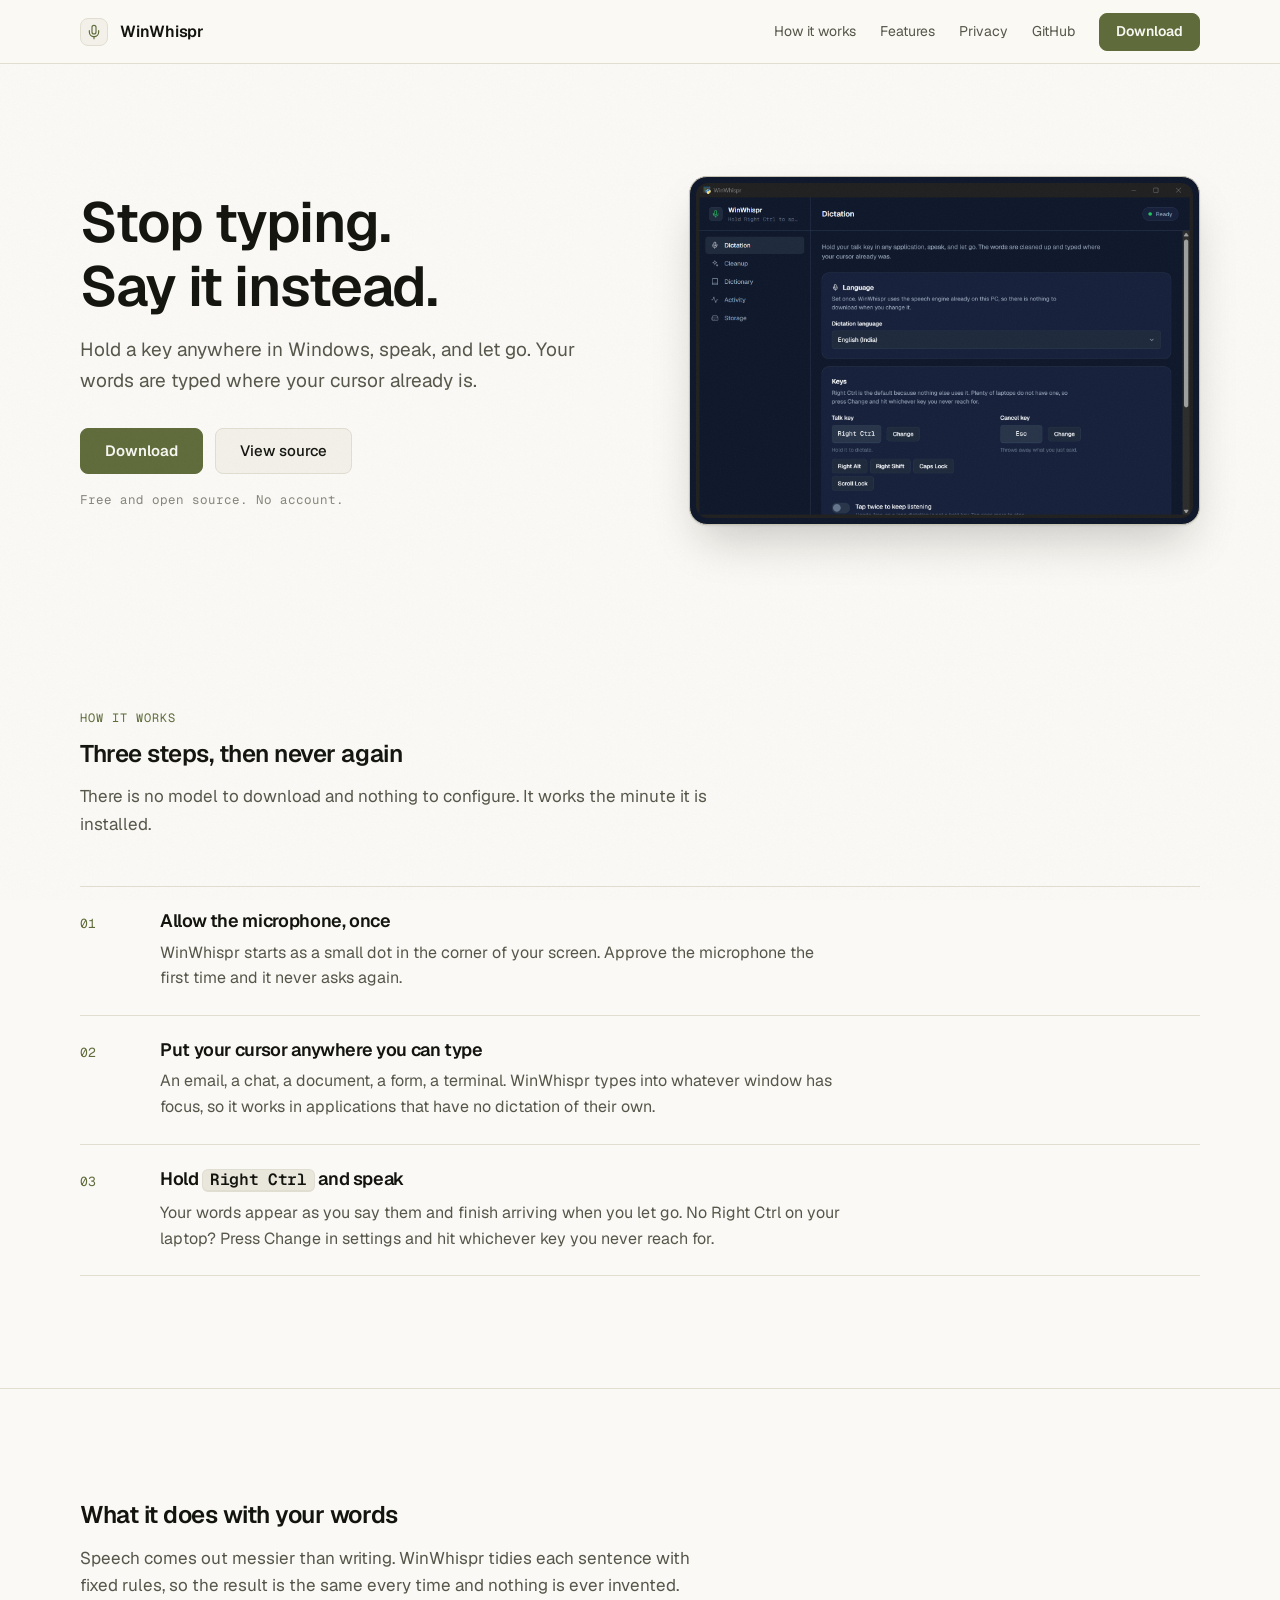
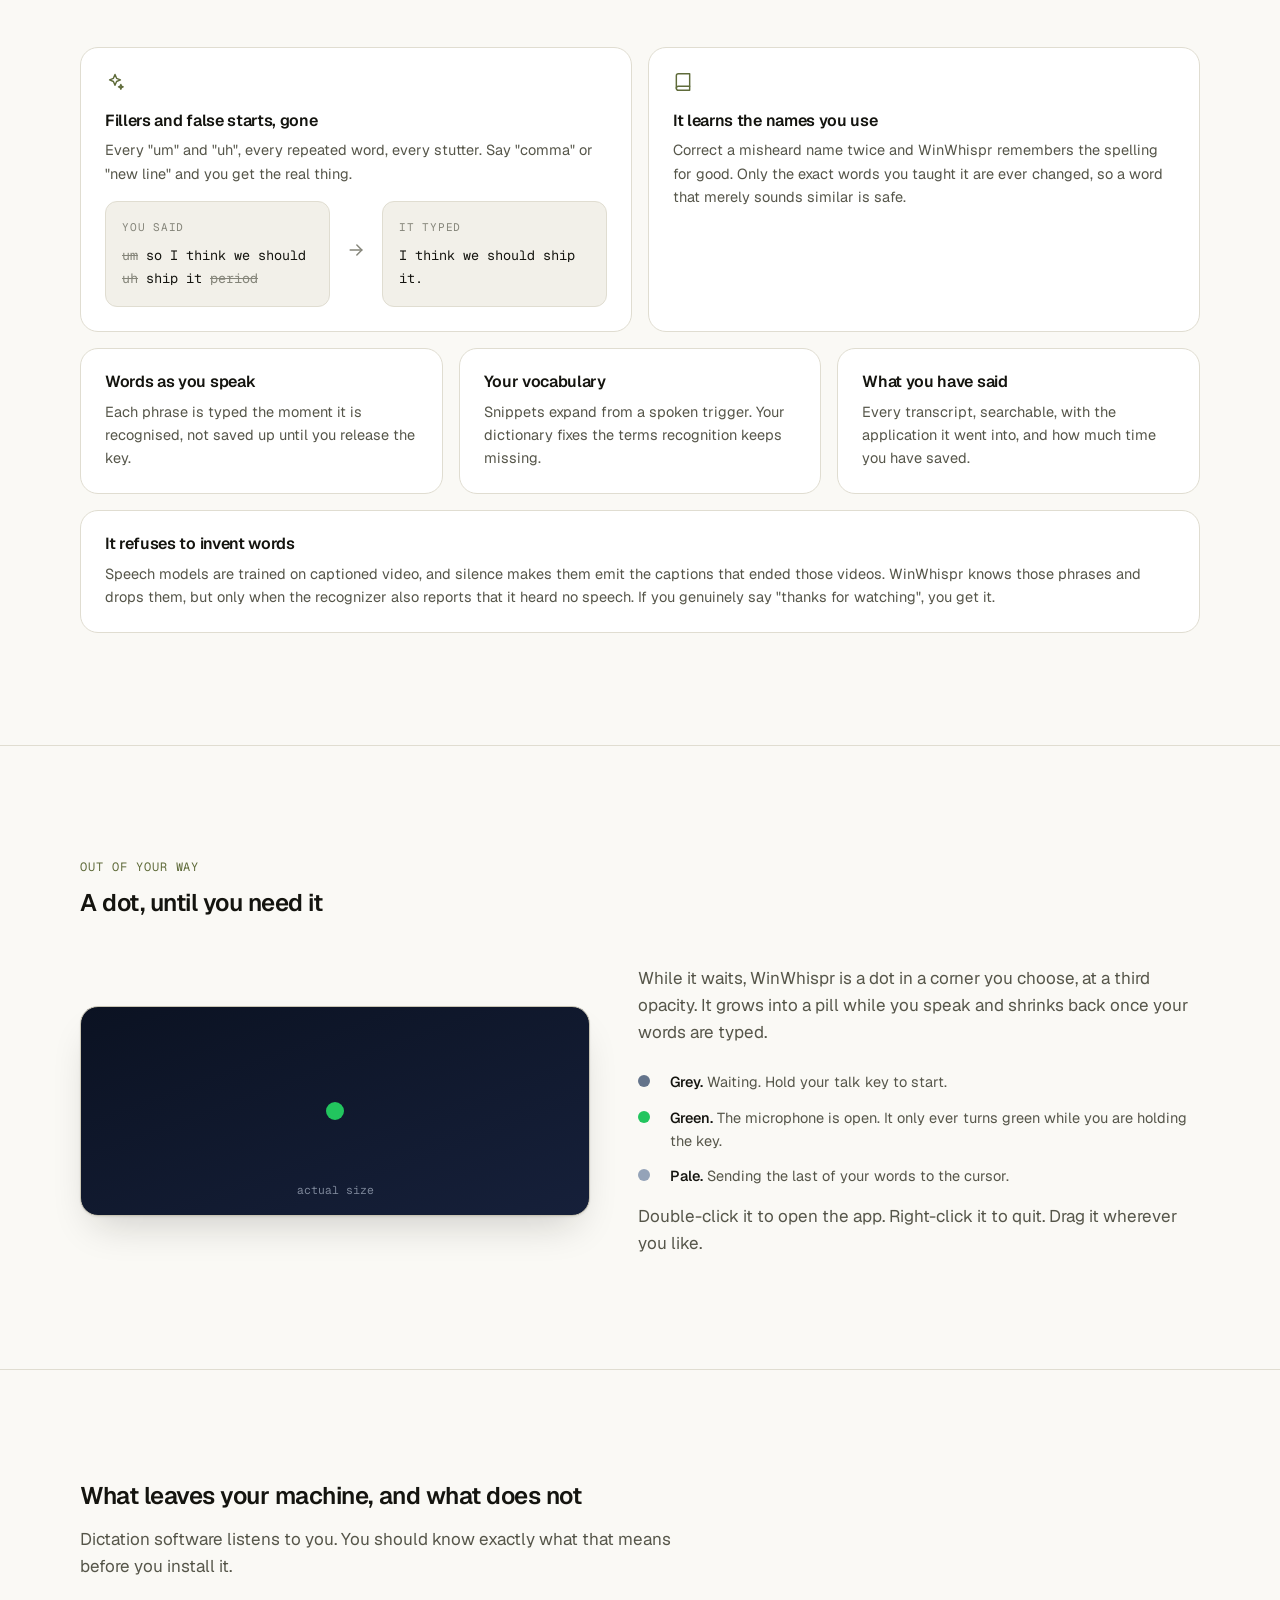
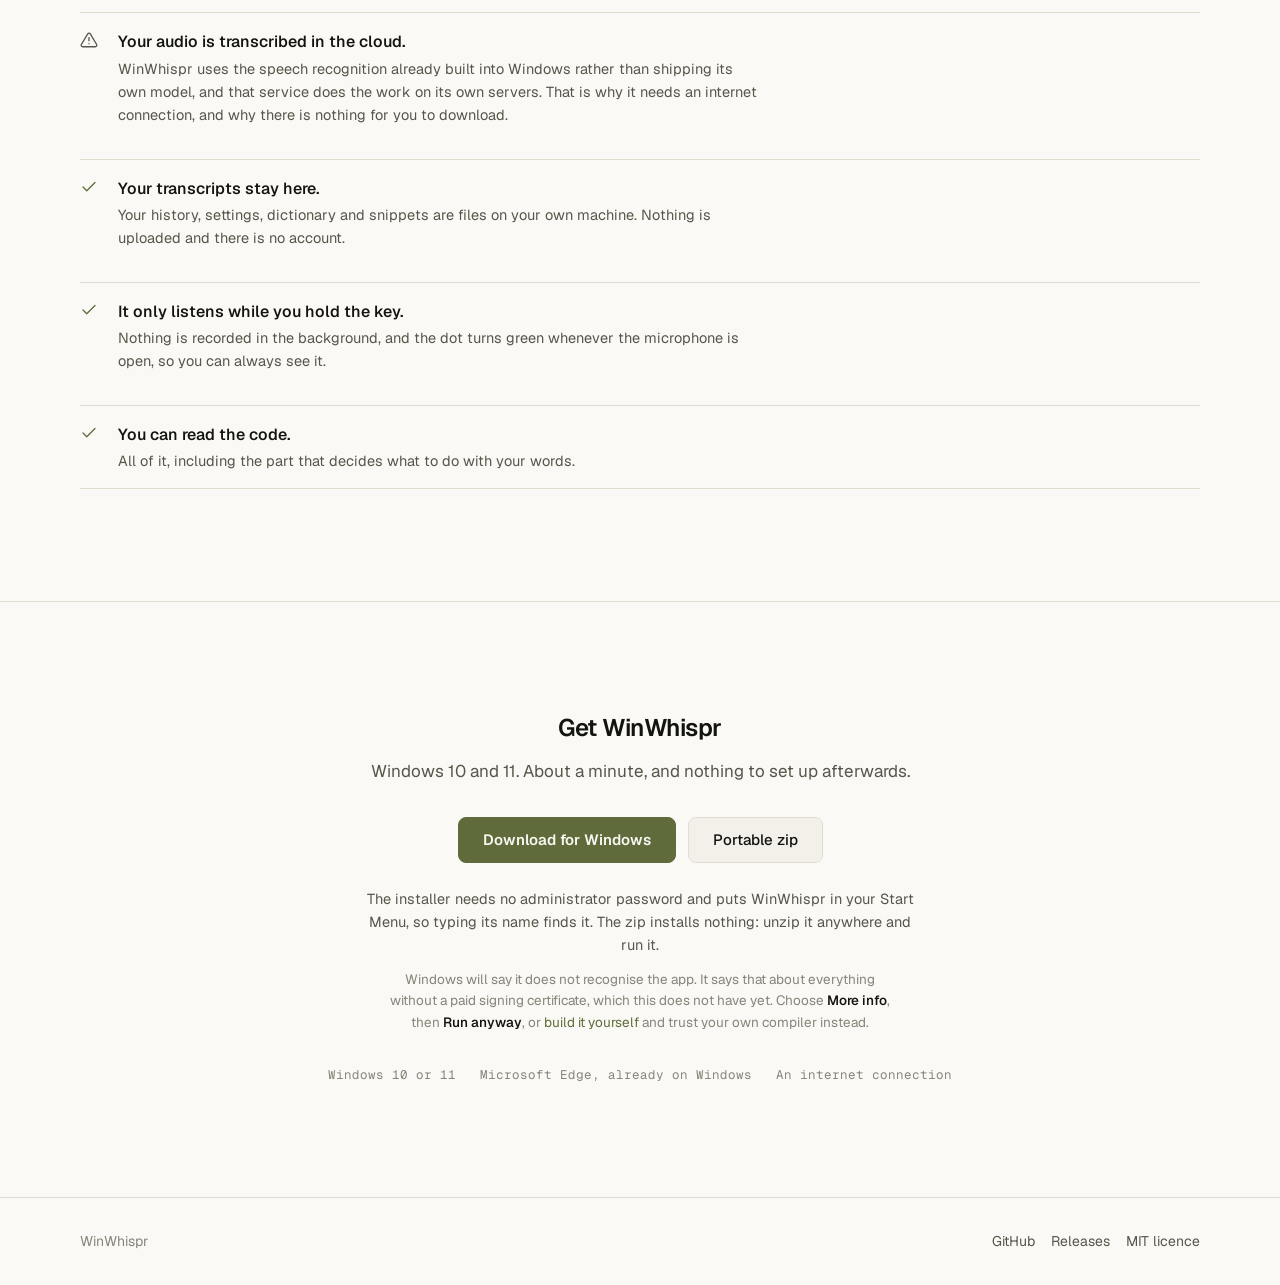
<file: docs/index.html>
<!doctype html>
<html lang="en">
<head>
<meta charset="utf-8">
<meta name="viewport" content="width=device-width, initial-scale=1">
<title>WinWhispr, dictation for Windows</title>
<meta name="description" content="Hold a key, speak, and your words are typed wherever your cursor already is. Nothing to download, no model to load, works in every application.">
<meta name="theme-color" content="#faf9f5">
<meta property="og:title" content="WinWhispr">
<meta property="og:description" content="Hold a key, speak, and your words are typed wherever your cursor already is.">
<meta property="og:image" content="assets/app.png">
<meta property="og:type" content="website">
<link rel="preload" href="assets/geist.woff2" as="font" type="font/woff2" crossorigin>
<link rel="stylesheet" href="style.css">
</head>
<body>

<nav class="nav">
  <div class="wrap">
    <a class="nav-brand" href="#top">
      <span class="nav-mark" aria-hidden="true">
        <svg width="16" height="16" viewBox="0 0 24 24" fill="none" stroke="currentColor" stroke-width="1.75" stroke-linecap="round" stroke-linejoin="round">
          <path d="M12 2a3 3 0 0 0-3 3v7a3 3 0 0 0 6 0V5a3 3 0 0 0-3-3z"/>
          <path d="M19 10v2a7 7 0 0 1-14 0v-2"/><path d="M12 19v3"/>
        </svg>
      </span>
      WinWhispr
    </a>
    <div class="nav-links">
      <a href="#how">How it works</a>
      <a href="#features">Features</a>
      <a href="#privacy">Privacy</a>
      <a href="https://github.com/Vatsa10/WindowWhispr">GitHub</a>
    </div>
    <a class="btn sm primary" href="#download">Download</a>
  </div>
</nav>

<!-- Hero: copy and proof, not centred, and four text elements at most. -->
<header class="hero" id="top">
  <div class="wrap">
    <div>
      <h1>Stop typing.<br>Say it instead.</h1>
      <p class="lede">Hold a key anywhere in Windows, speak, and let go. Your
        words are typed where your cursor already is.</p>
      <div class="hero-actions">
        <a class="btn primary" href="#download">Download</a>
        <a class="btn" href="https://github.com/Vatsa10/WindowWhispr">View source</a>
      </div>
      <p class="hero-note">Free and open source. No account.</p>
    </div>
    <div class="shot">
      <img src="assets/app.png" width="1560" height="1050"
           alt="The WinWhispr settings window, showing the dictation language and the talk key.">
    </div>
  </div>
</header>

<!-- A sequence. The rule is the thread; the number sits in the margin. -->
<section id="how">
  <div class="wrap">
    <p class="eyebrow">How it works</p>
    <h2>Three steps, then never again</h2>
    <p class="lede">There is no model to download and nothing to configure.
      It works the minute it is installed.</p>

    <div class="steps">
      <div class="step">
        <div class="step-n">01</div>
        <div>
          <h3>Allow the microphone, once</h3>
          <p>WinWhispr starts as a small dot in the corner of your screen.
            Approve the microphone the first time and it never asks again.</p>
        </div>
      </div>
      <div class="step">
        <div class="step-n">02</div>
        <div>
          <h3>Put your cursor anywhere you can type</h3>
          <p>An email, a chat, a document, a form, a terminal. WinWhispr types
            into whatever window has focus, so it works in applications that
            have no dictation of their own.</p>
        </div>
      </div>
      <div class="step">
        <div class="step-n">03</div>
        <div>
          <h3>Hold <kbd>Right Ctrl</kbd> and speak</h3>
          <p>Your words appear as you say them and finish arriving when you let
            go. No Right Ctrl on your laptop? Press Change in settings and hit
            whichever key you never reach for.</p>
        </div>
      </div>
    </div>
  </div>
</section>

<section id="features">
  <div class="wrap">
    <h2>What it does with your words</h2>
    <p class="lede">Speech comes out messier than writing. WinWhispr tidies each
      sentence with fixed rules, so the result is the same every time and
      nothing is ever invented.</p>

    <div class="bento">
      <div class="tile wide">
        <div class="tile-icon" aria-hidden="true">
          <svg width="20" height="20" viewBox="0 0 24 24" fill="none" stroke="currentColor" stroke-width="1.75" stroke-linecap="round" stroke-linejoin="round">
            <path d="M12 3l1.9 4.6L18.5 9.5 13.9 11.4 12 16l-1.9-4.6L5.5 9.5l4.6-1.9z"/>
            <path d="M19 15l.8 2 2 .8-2 .8-.8 2-.8-2-2-.8 2-.8z"/>
          </svg>
        </div>
        <h3>Fillers and false starts, gone</h3>
        <p>Every "um" and "uh", every repeated word, every stutter. Say "comma"
          or "new line" and you get the real thing.</p>
        <div class="demo">
          <div class="demo-box">
            <span class="demo-label">You said</span>
            <span class="strike">um</span> so I think we should
            <span class="strike">uh</span> ship it <span class="strike">period</span>
          </div>
          <div class="demo-arrow" aria-hidden="true">
            <svg width="20" height="20" viewBox="0 0 24 24" fill="none" stroke="currentColor" stroke-width="1.75" stroke-linecap="round" stroke-linejoin="round">
              <path d="M5 12h14"/><path d="m13 6 6 6-6 6"/>
            </svg>
          </div>
          <div class="demo-box">
            <span class="demo-label">It typed</span>
            I think we should ship it.
          </div>
        </div>
      </div>

      <div class="tile wide">
        <div class="tile-icon" aria-hidden="true">
          <svg width="20" height="20" viewBox="0 0 24 24" fill="none" stroke="currentColor" stroke-width="1.75" stroke-linecap="round" stroke-linejoin="round">
            <path d="M4 19.5A2.5 2.5 0 0 1 6.5 17H20"/>
            <path d="M6.5 2H20v20H6.5A2.5 2.5 0 0 1 4 19.5v-15A2.5 2.5 0 0 1 6.5 2z"/>
          </svg>
        </div>
        <h3>It learns the names you use</h3>
        <p>Correct a misheard name twice and WinWhispr remembers the spelling
          for good. Only the exact words you taught it are ever changed, so a
          word that merely sounds similar is safe.</p>
      </div>

      <div class="tile">
        <h3>Words as you speak</h3>
        <p>Each phrase is typed the moment it is recognised, not saved up until
          you release the key.</p>
      </div>

      <div class="tile">
        <h3>Your vocabulary</h3>
        <p>Snippets expand from a spoken trigger. Your dictionary fixes the
          terms recognition keeps missing.</p>
      </div>

      <div class="tile">
        <h3>What you have said</h3>
        <p>Every transcript, searchable, with the application it went into, and
          how much time you have saved.</p>
      </div>

      <div class="tile full">
        <h3>It refuses to invent words</h3>
        <p>Speech models are trained on captioned video, and silence makes them
          emit the captions that ended those videos. WinWhispr knows those
          phrases and drops them, but only when the recognizer also reports
          that it heard no speech. If you genuinely say "thanks for watching",
          you get it.</p>
      </div>
    </div>
  </div>
</section>

<section id="dot">
  <div class="wrap">
    <p class="eyebrow">Out of your way</p>
    <h2>A dot, until you need it</h2>

    <div class="dot-row">
      <div class="dot-stage">
        <span class="dot-live" aria-hidden="true"></span>
        <span class="dot-caption">actual size</span>
      </div>
      <div>
        <p class="lede" style="margin-top:0">While it waits, WinWhispr is a dot
          in a corner you choose, at a third opacity. It grows into a pill while
          you speak and shrinks back once your words are typed.</p>
        <div class="dot-states">
          <div class="dot-state">
            <span class="swatch idle" aria-hidden="true"></span>
            <span><b>Grey.</b> Waiting. Hold your talk key to start.</span>
          </div>
          <div class="dot-state">
            <span class="swatch live" aria-hidden="true"></span>
            <span><b>Green.</b> The microphone is open. It only ever turns green
              while you are holding the key.</span>
          </div>
          <div class="dot-state">
            <span class="swatch busy" aria-hidden="true"></span>
            <span><b>Pale.</b> Sending the last of your words to the cursor.</span>
          </div>
        </div>
        <p class="lede">Double-click it to open the app. Right-click it to quit.
          Drag it wherever you like.</p>
      </div>
    </div>
  </div>
</section>

<section id="privacy">
  <div class="wrap">
    <h2>What leaves your machine, and what does not</h2>
    <p class="lede">Dictation software listens to you. You should know exactly
      what that means before you install it.</p>

    <div class="facts">
      <div class="fact">
        <div class="fact-mark warn" aria-hidden="true">
          <svg width="18" height="18" viewBox="0 0 24 24" fill="none" stroke="currentColor" stroke-width="1.75" stroke-linecap="round" stroke-linejoin="round">
            <path d="M12 9v4"/><path d="M12 17h.01"/>
            <path d="M10.3 3.9 1.8 18a2 2 0 0 0 1.7 3h17a2 2 0 0 0 1.7-3L13.7 3.9a2 2 0 0 0-3.4 0z"/>
          </svg>
        </div>
        <div>
          <b>Your audio is transcribed in the cloud.</b>
            <p>WinWhispr uses the speech recognition already built into Windows
            rather than shipping its own model, and that service does the work
            on its own servers. That is why it needs an internet connection,
            and why there is nothing for you to download.</p>
        </div>
      </div>
      <div class="fact">
        <div class="fact-mark" aria-hidden="true">
          <svg width="18" height="18" viewBox="0 0 24 24" fill="none" stroke="currentColor" stroke-width="1.75" stroke-linecap="round" stroke-linejoin="round"><path d="M20 6 9 17l-5-5"/></svg>
        </div>
        <div>
          <b>Your transcripts stay here.</b>
          <p>Your history, settings, dictionary and snippets are files on your
            own machine. Nothing is uploaded and there is no account.</p>
        </div>
      </div>
      <div class="fact">
        <div class="fact-mark" aria-hidden="true">
          <svg width="18" height="18" viewBox="0 0 24 24" fill="none" stroke="currentColor" stroke-width="1.75" stroke-linecap="round" stroke-linejoin="round"><path d="M20 6 9 17l-5-5"/></svg>
        </div>
        <div>
          <b>It only listens while you hold the key.</b>
          <p>Nothing is recorded in the background, and the dot turns green
            whenever the microphone is open, so you can always see it.</p>
        </div>
      </div>
      <div class="fact">
        <div class="fact-mark" aria-hidden="true">
          <svg width="18" height="18" viewBox="0 0 24 24" fill="none" stroke="currentColor" stroke-width="1.75" stroke-linecap="round" stroke-linejoin="round"><path d="M20 6 9 17l-5-5"/></svg>
        </div>
        <div>
          <b>You can read the code.</b>
          <p>All of it, including the part that decides what to do with your
            words.</p>
        </div>
      </div>
    </div>
  </div>
</section>

<section id="download" class="download">
  <div class="wrap">
    <h2>Get WinWhispr</h2>
    <p class="lede">Windows 10 and 11. About a minute, and nothing to set up
      afterwards.</p>
    <div class="download-actions">
      <a class="btn primary" href="https://github.com/Vatsa10/WindowWhispr/releases/latest/download/WinWhispr-Setup.exe">
        Download for Windows
      </a>
      <a class="btn" href="https://github.com/Vatsa10/WindowWhispr/releases/latest/download/WinWhispr-Portable.zip">
        Portable zip
      </a>
    </div>
    <p class="download-note">The installer needs no administrator password and
      puts WinWhispr in your Start Menu, so typing its name finds it. The zip
      installs nothing: unzip it anywhere and run it.</p>
    <p class="download-note">Windows will say it does not recognise the app.
      It says that about everything without a paid signing certificate, which
      this does not have yet. Choose <b>More info</b>, then <b>Run anyway</b>,
      or <a href="https://github.com/Vatsa10/WindowWhispr#building-it-yourself">build
      it yourself</a> and trust your own compiler instead.</p>
    <div class="requirements">
      <span>Windows 10 or 11</span>
      <span>Microsoft Edge, already on Windows</span>
      <span>An internet connection</span>
    </div>
  </div>
</section>

<footer>
  <div class="wrap">
    <span>WinWhispr</span>
    <span class="spacer"></span>
    <a href="https://github.com/Vatsa10/WindowWhispr">GitHub</a>
    <a href="https://github.com/Vatsa10/WindowWhispr/releases">Releases</a>
    <a href="https://github.com/Vatsa10/WindowWhispr/blob/main/LICENSE">MIT licence</a>
  </div>
</footer>

</body>
</html>
</file>
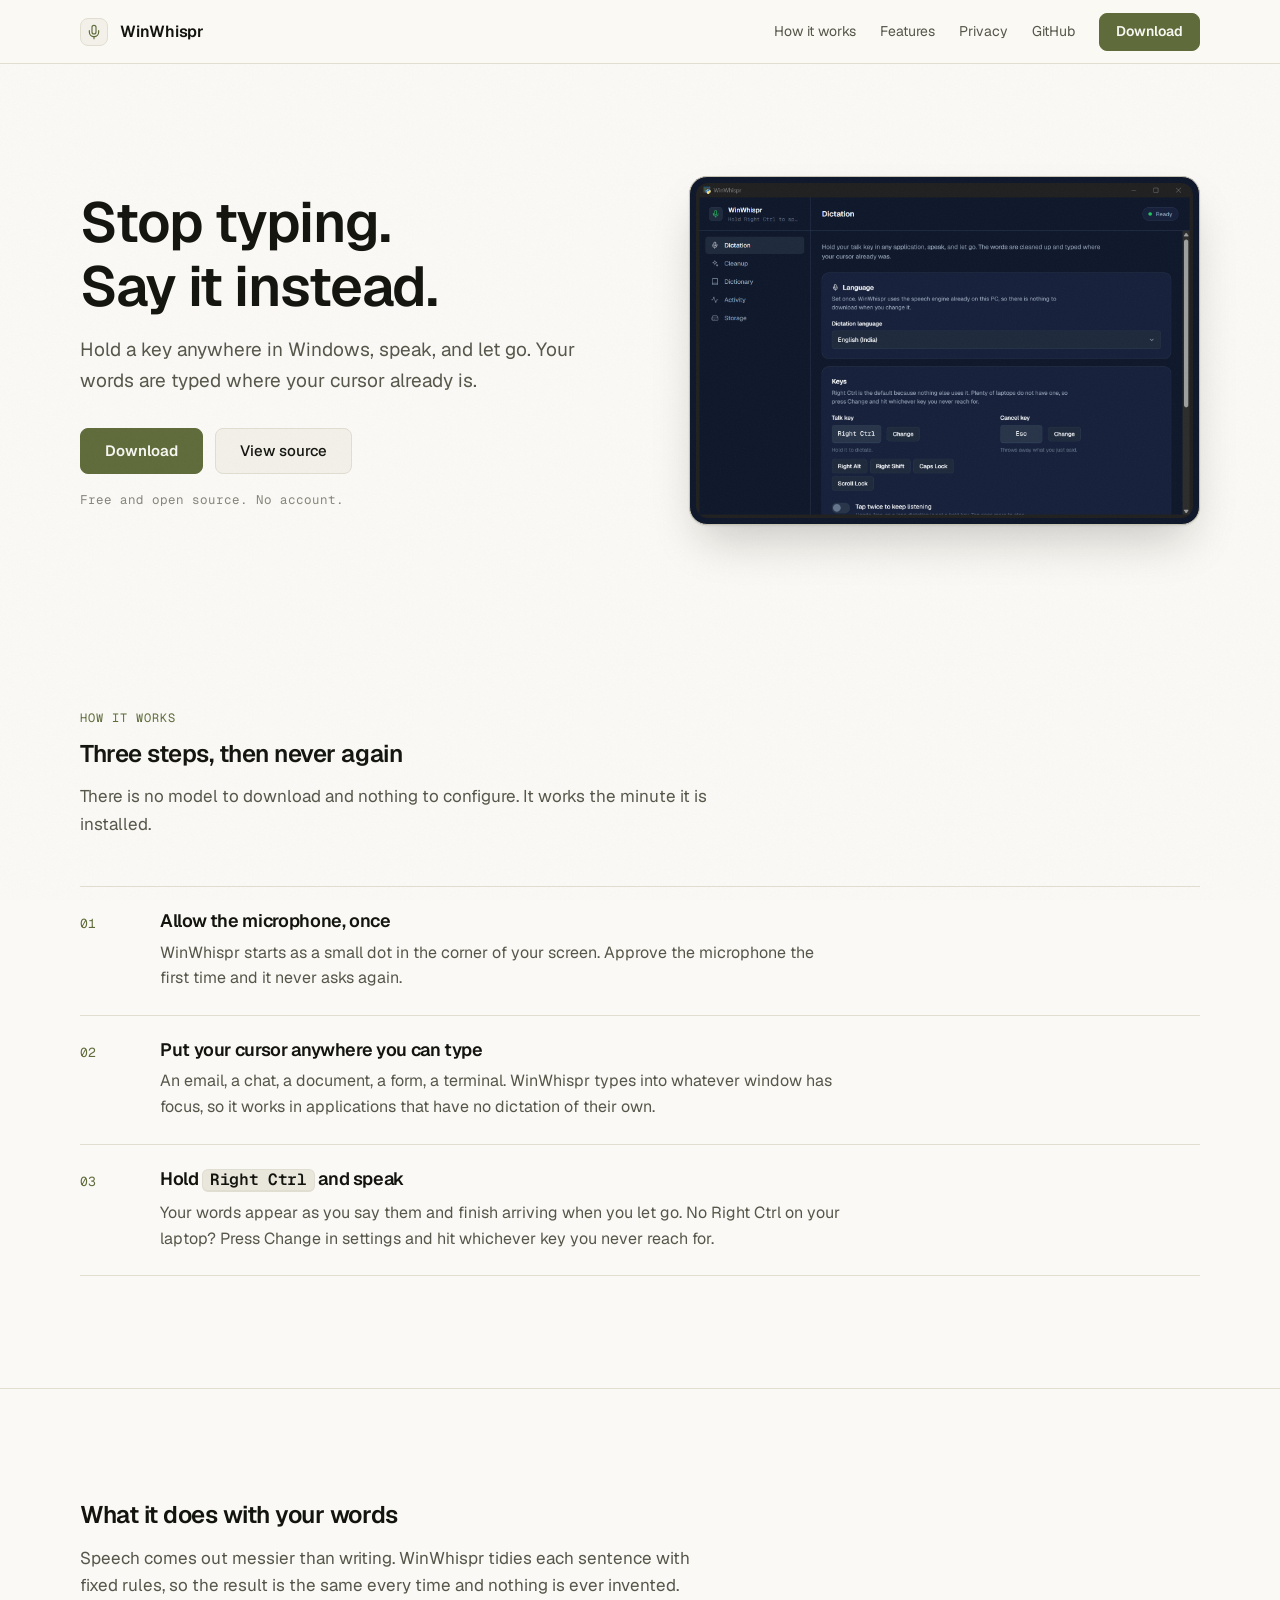
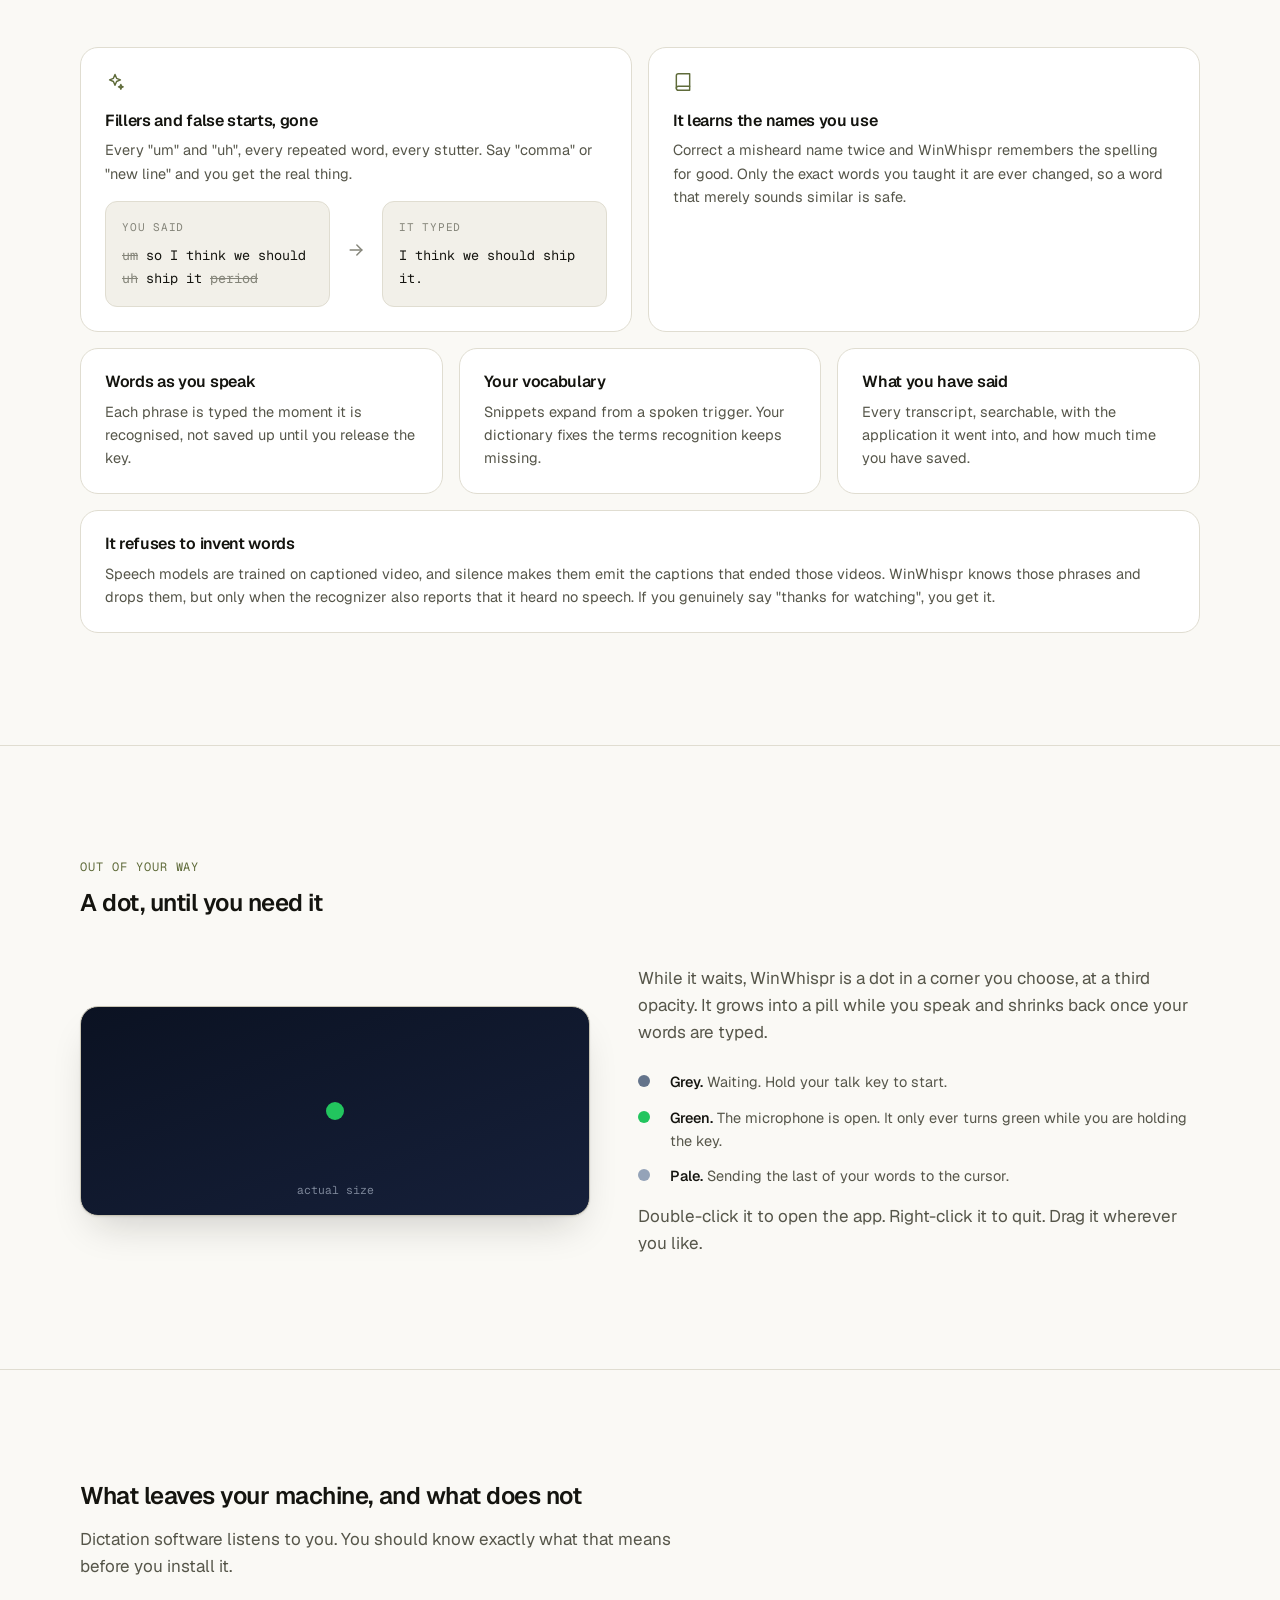
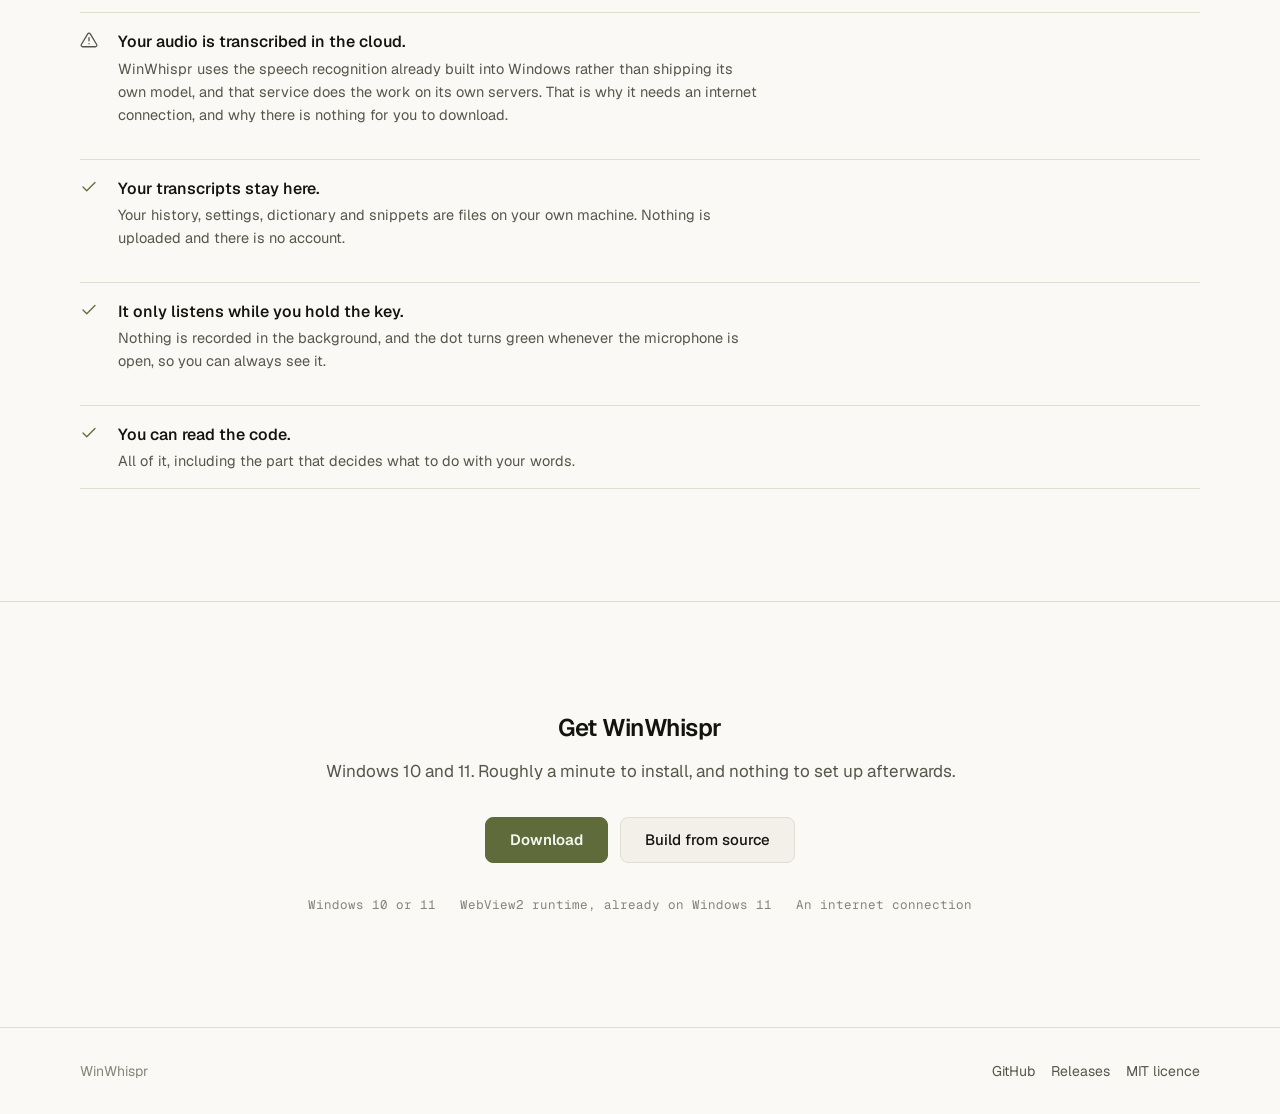
<file: docs/site/index.html>
<!doctype html>
<html lang="en">
<head>
<meta charset="utf-8">
<meta name="viewport" content="width=device-width, initial-scale=1">
<title>WinWhispr, dictation for Windows</title>
<meta name="description" content="Hold a key, speak, and your words are typed wherever your cursor already is. Nothing to download, no model to load, works in every application.">
<meta name="theme-color" content="#faf9f5">
<meta property="og:title" content="WinWhispr">
<meta property="og:description" content="Hold a key, speak, and your words are typed wherever your cursor already is.">
<meta property="og:image" content="assets/app.png">
<meta property="og:type" content="website">
<link rel="preload" href="assets/geist.woff2" as="font" type="font/woff2" crossorigin>
<link rel="stylesheet" href="style.css">
</head>
<body>

<nav class="nav">
  <div class="wrap">
    <a class="nav-brand" href="#top">
      <span class="nav-mark" aria-hidden="true">
        <svg width="16" height="16" viewBox="0 0 24 24" fill="none" stroke="currentColor" stroke-width="1.75" stroke-linecap="round" stroke-linejoin="round">
          <path d="M12 2a3 3 0 0 0-3 3v7a3 3 0 0 0 6 0V5a3 3 0 0 0-3-3z"/>
          <path d="M19 10v2a7 7 0 0 1-14 0v-2"/><path d="M12 19v3"/>
        </svg>
      </span>
      WinWhispr
    </a>
    <div class="nav-links">
      <a href="#how">How it works</a>
      <a href="#features">Features</a>
      <a href="#privacy">Privacy</a>
      <a href="https://github.com/Vatsa10/WindowWhispr">GitHub</a>
    </div>
    <a class="btn sm primary" href="#download">Download</a>
  </div>
</nav>

<!-- Hero: copy and proof, not centred, and four text elements at most. -->
<header class="hero" id="top">
  <div class="wrap">
    <div>
      <h1>Stop typing.<br>Say it instead.</h1>
      <p class="lede">Hold a key anywhere in Windows, speak, and let go. Your
        words are typed where your cursor already is.</p>
      <div class="hero-actions">
        <a class="btn primary" href="#download">Download</a>
        <a class="btn" href="https://github.com/Vatsa10/WindowWhispr">View source</a>
      </div>
      <p class="hero-note">Free and open source. No account.</p>
    </div>
    <div class="shot">
      <img src="assets/app.png" width="1560" height="1050"
           alt="The WinWhispr settings window, showing the dictation language and the talk key.">
    </div>
  </div>
</header>

<!-- A sequence. The rule is the thread; the number sits in the margin. -->
<section id="how">
  <div class="wrap">
    <p class="eyebrow">How it works</p>
    <h2>Three steps, then never again</h2>
    <p class="lede">There is no model to download and nothing to configure.
      It works the minute it is installed.</p>

    <div class="steps">
      <div class="step">
        <div class="step-n">01</div>
        <div>
          <h3>Allow the microphone, once</h3>
          <p>WinWhispr starts as a small dot in the corner of your screen.
            Approve the microphone the first time and it never asks again.</p>
        </div>
      </div>
      <div class="step">
        <div class="step-n">02</div>
        <div>
          <h3>Put your cursor anywhere you can type</h3>
          <p>An email, a chat, a document, a form, a terminal. WinWhispr types
            into whatever window has focus, so it works in applications that
            have no dictation of their own.</p>
        </div>
      </div>
      <div class="step">
        <div class="step-n">03</div>
        <div>
          <h3>Hold <kbd>Right Ctrl</kbd> and speak</h3>
          <p>Your words appear as you say them and finish arriving when you let
            go. No Right Ctrl on your laptop? Press Change in settings and hit
            whichever key you never reach for.</p>
        </div>
      </div>
    </div>
  </div>
</section>

<section id="features">
  <div class="wrap">
    <h2>What it does with your words</h2>
    <p class="lede">Speech comes out messier than writing. WinWhispr tidies each
      sentence with fixed rules, so the result is the same every time and
      nothing is ever invented.</p>

    <div class="bento">
      <div class="tile wide">
        <div class="tile-icon" aria-hidden="true">
          <svg width="20" height="20" viewBox="0 0 24 24" fill="none" stroke="currentColor" stroke-width="1.75" stroke-linecap="round" stroke-linejoin="round">
            <path d="M12 3l1.9 4.6L18.5 9.5 13.9 11.4 12 16l-1.9-4.6L5.5 9.5l4.6-1.9z"/>
            <path d="M19 15l.8 2 2 .8-2 .8-.8 2-.8-2-2-.8 2-.8z"/>
          </svg>
        </div>
        <h3>Fillers and false starts, gone</h3>
        <p>Every "um" and "uh", every repeated word, every stutter. Say "comma"
          or "new line" and you get the real thing.</p>
        <div class="demo">
          <div class="demo-box">
            <span class="demo-label">You said</span>
            <span class="strike">um</span> so I think we should
            <span class="strike">uh</span> ship it <span class="strike">period</span>
          </div>
          <div class="demo-arrow" aria-hidden="true">
            <svg width="20" height="20" viewBox="0 0 24 24" fill="none" stroke="currentColor" stroke-width="1.75" stroke-linecap="round" stroke-linejoin="round">
              <path d="M5 12h14"/><path d="m13 6 6 6-6 6"/>
            </svg>
          </div>
          <div class="demo-box">
            <span class="demo-label">It typed</span>
            I think we should ship it.
          </div>
        </div>
      </div>

      <div class="tile wide">
        <div class="tile-icon" aria-hidden="true">
          <svg width="20" height="20" viewBox="0 0 24 24" fill="none" stroke="currentColor" stroke-width="1.75" stroke-linecap="round" stroke-linejoin="round">
            <path d="M4 19.5A2.5 2.5 0 0 1 6.5 17H20"/>
            <path d="M6.5 2H20v20H6.5A2.5 2.5 0 0 1 4 19.5v-15A2.5 2.5 0 0 1 6.5 2z"/>
          </svg>
        </div>
        <h3>It learns the names you use</h3>
        <p>Correct a misheard name twice and WinWhispr remembers the spelling
          for good. Only the exact words you taught it are ever changed, so a
          word that merely sounds similar is safe.</p>
      </div>

      <div class="tile">
        <h3>Words as you speak</h3>
        <p>Each phrase is typed the moment it is recognised, not saved up until
          you release the key.</p>
      </div>

      <div class="tile">
        <h3>Your vocabulary</h3>
        <p>Snippets expand from a spoken trigger. Your dictionary fixes the
          terms recognition keeps missing.</p>
      </div>

      <div class="tile">
        <h3>What you have said</h3>
        <p>Every transcript, searchable, with the application it went into, and
          how much time you have saved.</p>
      </div>

      <div class="tile full">
        <h3>It refuses to invent words</h3>
        <p>Speech models are trained on captioned video, and silence makes them
          emit the captions that ended those videos. WinWhispr knows those
          phrases and drops them, but only when the recognizer also reports
          that it heard no speech. If you genuinely say "thanks for watching",
          you get it.</p>
      </div>
    </div>
  </div>
</section>

<section id="dot">
  <div class="wrap">
    <p class="eyebrow">Out of your way</p>
    <h2>A dot, until you need it</h2>

    <div class="dot-row">
      <div class="dot-stage">
        <span class="dot-live" aria-hidden="true"></span>
        <span class="dot-caption">actual size</span>
      </div>
      <div>
        <p class="lede" style="margin-top:0">While it waits, WinWhispr is a dot
          in a corner you choose, at a third opacity. It grows into a pill while
          you speak and shrinks back once your words are typed.</p>
        <div class="dot-states">
          <div class="dot-state">
            <span class="swatch idle" aria-hidden="true"></span>
            <span><b>Grey.</b> Waiting. Hold your talk key to start.</span>
          </div>
          <div class="dot-state">
            <span class="swatch live" aria-hidden="true"></span>
            <span><b>Green.</b> The microphone is open. It only ever turns green
              while you are holding the key.</span>
          </div>
          <div class="dot-state">
            <span class="swatch busy" aria-hidden="true"></span>
            <span><b>Pale.</b> Sending the last of your words to the cursor.</span>
          </div>
        </div>
        <p class="lede">Double-click it to open the app. Right-click it to quit.
          Drag it wherever you like.</p>
      </div>
    </div>
  </div>
</section>

<section id="privacy">
  <div class="wrap">
    <h2>What leaves your machine, and what does not</h2>
    <p class="lede">Dictation software listens to you. You should know exactly
      what that means before you install it.</p>

    <div class="facts">
      <div class="fact">
        <div class="fact-mark warn" aria-hidden="true">
          <svg width="18" height="18" viewBox="0 0 24 24" fill="none" stroke="currentColor" stroke-width="1.75" stroke-linecap="round" stroke-linejoin="round">
            <path d="M12 9v4"/><path d="M12 17h.01"/>
            <path d="M10.3 3.9 1.8 18a2 2 0 0 0 1.7 3h17a2 2 0 0 0 1.7-3L13.7 3.9a2 2 0 0 0-3.4 0z"/>
          </svg>
        </div>
        <div>
          <b>Your audio is transcribed in the cloud.</b>
            <p>WinWhispr uses the speech recognition already built into Windows
            rather than shipping its own model, and that service does the work
            on its own servers. That is why it needs an internet connection,
            and why there is nothing for you to download.</p>
        </div>
      </div>
      <div class="fact">
        <div class="fact-mark" aria-hidden="true">
          <svg width="18" height="18" viewBox="0 0 24 24" fill="none" stroke="currentColor" stroke-width="1.75" stroke-linecap="round" stroke-linejoin="round"><path d="M20 6 9 17l-5-5"/></svg>
        </div>
        <div>
          <b>Your transcripts stay here.</b>
          <p>Your history, settings, dictionary and snippets are files on your
            own machine. Nothing is uploaded and there is no account.</p>
        </div>
      </div>
      <div class="fact">
        <div class="fact-mark" aria-hidden="true">
          <svg width="18" height="18" viewBox="0 0 24 24" fill="none" stroke="currentColor" stroke-width="1.75" stroke-linecap="round" stroke-linejoin="round"><path d="M20 6 9 17l-5-5"/></svg>
        </div>
        <div>
          <b>It only listens while you hold the key.</b>
          <p>Nothing is recorded in the background, and the dot turns green
            whenever the microphone is open, so you can always see it.</p>
        </div>
      </div>
      <div class="fact">
        <div class="fact-mark" aria-hidden="true">
          <svg width="18" height="18" viewBox="0 0 24 24" fill="none" stroke="currentColor" stroke-width="1.75" stroke-linecap="round" stroke-linejoin="round"><path d="M20 6 9 17l-5-5"/></svg>
        </div>
        <div>
          <b>You can read the code.</b>
          <p>All of it, including the part that decides what to do with your
            words.</p>
        </div>
      </div>
    </div>
  </div>
</section>

<section id="download" class="download">
  <div class="wrap">
    <h2>Get WinWhispr</h2>
    <p class="lede">Windows 10 and 11. Roughly a minute to install, and nothing
      to set up afterwards.</p>
    <div class="download-actions">
      <a class="btn primary" href="https://github.com/Vatsa10/WindowWhispr/releases/latest">Download</a>
      <a class="btn" href="https://github.com/Vatsa10/WindowWhispr#installation">Build from source</a>
    </div>
    <div class="requirements">
      <span>Windows 10 or 11</span>
      <span>WebView2 runtime, already on Windows 11</span>
      <span>An internet connection</span>
    </div>
  </div>
</section>

<footer>
  <div class="wrap">
    <span>WinWhispr</span>
    <span class="spacer"></span>
    <a href="https://github.com/Vatsa10/WindowWhispr">GitHub</a>
    <a href="https://github.com/Vatsa10/WindowWhispr/releases">Releases</a>
    <a href="https://github.com/Vatsa10/WindowWhispr/blob/main/LICENSE">MIT licence</a>
  </div>
</footer>

</body>
</html>
</file>
<file: docs/style.css>
/* WinWhispr, the page.
 *
 * Paper ground, olive as the one accent, near-black type. Light rather than
 * dark on purpose: the product is a dark window, and a page that is also dark
 * gives the screenshot nothing to sit against. On paper it reads as a real
 * application photographed, which is what it is.
 *
 * Not pure white and not pure black. Both flatten everything near them, and
 * the grain overlay below needs somewhere to land.
 */

@font-face {
  font-family: "Geist";
  src: url("assets/geist.woff2") format("woff2");
  font-weight: 100 900;
  font-display: swap;
}

@font-face {
  font-family: "Geist Mono";
  src: url("assets/geist-mono.woff2") format("woff2");
  font-weight: 100 900;
  font-display: swap;
}

:root {
  color-scheme: light;

  --bg: #faf9f5;
  --surface: #ffffff;
  --surface-2: #f2f0e9;
  --surface-3: #e9e6dc;
  --border: #e0ddd1;
  --border-lit: #c9c5b4;

  /* Type. Near-black, because pure black on paper vibrates. */
  --fg: #14140f;
  --fg-2: #56564a;
  --fg-3: #85857a;

  /* Olive is the accent everywhere the app uses green. Deep enough to carry
     white text at AA, which a brighter olive would not. */
  --live: #5f6b3a;
  --live-lit: #4c5730;
  --live-soft: #5f6b3a14;

  --font: "Geist", system-ui, -apple-system, "Segoe UI", sans-serif;
  --mono: "Geist Mono", ui-monospace, "Cascadia Mono", Consolas, monospace;

  --s1: 4px; --s2: 8px; --s3: 12px; --s4: 16px;
  --s5: 24px; --s6: 32px; --s7: 48px; --s8: 72px; --s9: 112px;

  --r-sm: 8px;
  --r: 12px;
  --r-lg: 18px;
  --r-full: 999px;

  --ease: cubic-bezier(.2, .8, .3, 1);
  --fast: 160ms;
  --med: 240ms;

  --page: 1120px;
}

* { box-sizing: border-box; }

html { scroll-behavior: smooth; }

body {
  margin: 0;
  background: var(--bg);
  color: var(--fg);
  font-family: var(--font);
  font-size: 16px;
  line-height: 1.6;
  -webkit-font-smoothing: antialiased;
}

@media (prefers-reduced-motion: reduce) {
  html { scroll-behavior: auto; }
  *, *::before, *::after {
    animation-duration: .01ms !important;
    transition-duration: .01ms !important;
  }
}

/* height:auto is load-bearing: the width and height attributes are there to
   reserve space and stop the layout jumping, and without this the image keeps
   its full natural height while the width shrinks, which distorts it and
   stretches whatever contains it. */
img { max-width: 100%; height: auto; display: block; }

a { color: var(--live); text-decoration: none; }
a:hover { color: var(--live-lit); }

:focus-visible { outline: 2px solid var(--live); outline-offset: 3px; border-radius: var(--r-sm); }

h1, h2, h3 { margin: 0; font-weight: 600; letter-spacing: -.02em; line-height: 1.15; }
p { margin: 0; }

.wrap { width: min(var(--page), 100% - 40px); margin-inline: auto; }

/* Grain, on a fixed pointer-events-none layer and nowhere else. On a
   scrolling element this repaints every frame and costs real performance;
   fixed, it is composited once. Paper without any tooth looks like a blank
   canvas rather than a surface. */
body::after {
  content: "";
  position: fixed; inset: 0; z-index: 1;
  pointer-events: none;
  opacity: .5;
  background-image: url("data:image/svg+xml,%3Csvg xmlns='http://www.w3.org/2000/svg' width='160' height='160'%3E%3Cfilter id='n'%3E%3CfeTurbulence type='fractalNoise' baseFrequency='.85' numOctaves='3' stitchTiles='stitch'/%3E%3CfeColorMatrix type='saturate' values='0'/%3E%3C/filter%3E%3Crect width='160' height='160' filter='url(%23n)' opacity='.055'/%3E%3C/svg%3E");
}
@media (prefers-reduced-transparency: reduce) { body::after { display: none; } }

.mono { font-family: var(--mono); }

/* --- nav ----------------------------------------------------------------- */

.nav {
  position: sticky; top: 0; z-index: 10;
  height: 64px;
  display: flex; align-items: center;
  background: #faf9f5e8;
  backdrop-filter: blur(12px);
  border-bottom: 1px solid var(--border);
}
.nav .wrap { display: flex; align-items: center; gap: var(--s5); }
.nav-brand {
  display: flex; align-items: center; gap: var(--s3);
  font-weight: 600; letter-spacing: -.015em; color: var(--fg);
  margin-right: auto;
}
.nav-mark {
  width: 28px; height: 28px; flex: none;
  display: grid; place-items: center;
  border-radius: var(--r-sm);
  background: var(--surface-2); border: 1px solid var(--border);
  color: var(--live);
}
.nav-links { display: flex; align-items: center; gap: var(--s5); }
.nav-links a { color: var(--fg-2); font-size: 14px; }
.nav-links a:hover { color: var(--fg); }
/* Below this the links would wrap to a second line, and a two-line nav reads
   as broken. The page's own sections are still reachable by scrolling. */
@media (max-width: 720px) { .nav-links { display: none; } }

/* --- buttons ------------------------------------------------------------- */

.btn {
  display: inline-flex; align-items: center; justify-content: center; gap: var(--s2);
  min-height: 46px; padding: 0 var(--s5);
  border: 1px solid var(--border); border-radius: var(--r-sm);
  background: var(--surface-2); color: var(--fg);
  font: inherit; font-size: 15px; font-weight: 500;
  cursor: pointer; white-space: nowrap;
  transition: background var(--fast) var(--ease), border-color var(--fast) var(--ease),
              transform var(--fast) var(--ease);
}
.btn:hover { background: var(--surface-3); border-color: var(--border-lit); color: var(--fg); }
/* Scale rather than translate, so a press never nudges what sits beside it. */
.btn:active { transform: scale(.98); }
.btn.primary {
  background: var(--live); border-color: var(--live); color: #f7f7f2; font-weight: 600;
}
.btn.primary:hover { background: var(--live-lit); border-color: var(--live-lit); color: #ffffff; }
.btn.sm { min-height: 38px; padding: 0 var(--s4); font-size: 14px; }

/* --- section rhythm ------------------------------------------------------ */

section { padding-block: var(--s9); }
section + section { border-top: 1px solid var(--border); }

.eyebrow {
  font-family: var(--mono); font-size: 12px; letter-spacing: .08em;
  text-transform: uppercase; color: var(--live);
  margin-bottom: var(--s3);
}
.lede { color: var(--fg-2); font-size: 17px; max-width: 58ch; margin-top: var(--s4); }

/* --- hero ---------------------------------------------------------------- */

/* Asymmetric on purpose: the copy is the message and the screenshot is the
   proof, and giving them equal halves makes neither lead. */
.hero { padding-block: var(--s9) var(--s8); }
.hero .wrap {
  display: grid; gap: var(--s8);
  grid-template-columns: minmax(0, 1.05fr) minmax(0, 1fr);
  align-items: center;
}
.hero h1 { font-size: clamp(38px, 5vw, 56px); }
.hero .lede { font-size: 19px; max-width: 46ch; }
.hero-actions { display: flex; flex-wrap: wrap; gap: var(--s3); margin-top: var(--s6); }
.hero-note {
  margin-top: var(--s4);
  font-family: var(--mono); font-size: 12.5px; color: var(--fg-3);
}

/* The product is a dark window. On paper it needs a frame and a real shadow,
   or it reads as a hole in the page rather than a photograph of an app. */
.shot {
  border: 1px solid var(--border-lit); border-radius: var(--r-lg);
  overflow: hidden; background: #0f172a;
  padding: 6px;
  box-shadow: 0 1px 2px #14140f14, 0 24px 48px -12px #14140f38;
}
.shot img { border-radius: 12px; }

@media (max-width: 900px) {
  .hero .wrap { grid-template-columns: 1fr; gap: var(--s7); }
  section { padding-block: var(--s8); }
}

/* --- steps --------------------------------------------------------------- */

/* A sequence, not three equal cards: the rule is the thread, and the number
   sits in the margin rather than in a box of its own. */
.steps { display: grid; gap: 0; margin-top: var(--s7); }
.step {
  display: grid; gap: var(--s5);
  grid-template-columns: 56px minmax(0, 1fr);
  padding-block: var(--s5);
  border-top: 1px solid var(--border);
}
.step:last-child { border-bottom: 1px solid var(--border); }
.step-n {
  font-family: var(--mono); font-size: 13px; color: var(--live);
  padding-top: 3px;
}
.step h3 { font-size: 18px; }
.step p { color: var(--fg-2); margin-top: var(--s2); max-width: 62ch; }

kbd {
  display: inline-block;
  font-family: var(--mono); font-size: .9em;
  padding: 1px 7px; border-radius: 6px;
  background: var(--surface-3);
  border: 1px solid var(--border); border-bottom-width: 2px;
  color: var(--fg);
}

/* --- features ------------------------------------------------------------ */

/* Mixed cell sizes, and two of them carry something other than text, because
   a grid of identical text tiles is the thing every generated page does. */
.bento {
  display: grid; gap: var(--s4); margin-top: var(--s7);
  grid-template-columns: repeat(6, 1fr);
}
.tile {
  background: var(--surface); border: 1px solid var(--border);
  border-radius: var(--r-lg); padding: var(--s5);
  grid-column: span 2;
  transition: border-color var(--fast) var(--ease);
}
.tile:hover { border-color: var(--border-lit); }
.tile.wide { grid-column: span 3; }
.tile.full { grid-column: span 6; }
.tile h3 { font-size: 16px; }
.tile p { color: var(--fg-2); font-size: 14.5px; margin-top: var(--s2); }
.tile-icon { color: var(--live); margin-bottom: var(--s3); }

@media (max-width: 860px) {
  .bento { grid-template-columns: repeat(2, 1fr); }
  .tile, .tile.wide { grid-column: span 1; }
  .tile.full { grid-column: span 2; }
}
@media (max-width: 560px) {
  .bento { grid-template-columns: 1fr; }
  .tile, .tile.wide, .tile.full { grid-column: span 1; }
}

/* A worked example rather than a claim. */
.demo {
  display: grid; gap: var(--s4); margin-top: var(--s4);
  grid-template-columns: 1fr auto 1fr;
  align-items: center;
}
.demo-box {
  background: var(--surface-2); border: 1px solid var(--border);
  border-radius: var(--r); padding: var(--s4);
  font-family: var(--mono); font-size: 13.5px; line-height: 1.7;
}
.demo-label {
  display: block; font-size: 11px; letter-spacing: .07em; text-transform: uppercase;
  color: var(--fg-3); margin-bottom: var(--s2);
}
.demo-arrow { color: var(--fg-3); }
.strike { color: var(--fg-3); text-decoration: line-through; }
@media (max-width: 700px) {
  .demo { grid-template-columns: 1fr; }
  .demo-arrow { display: none; }
}

/* --- the dot ------------------------------------------------------------- */

.dot-row {
  display: grid; gap: var(--s7); margin-top: var(--s7);
  grid-template-columns: minmax(0, 1fr) minmax(0, 1.1fr);
  align-items: center;
}
/* Deliberately dark: this is a picture of the dot as it appears on a desktop,
   and showing it on paper would be showing something that never happens. */
.dot-stage {
  position: relative;
  border: 1px solid var(--border-lit); border-radius: var(--r-lg);
  background: linear-gradient(160deg, #0b1222, #16203a);
  min-height: 210px;
  display: grid; place-items: center;
  box-shadow: 0 1px 2px #14140f14, 0 20px 40px -14px #14140f33;
}
.dot-live {
  width: 18px; height: 18px; border-radius: 50%;
  background: #22c55e;
  animation: breathe 1.4s var(--ease) infinite;
}
@keyframes breathe { 50% { opacity: .3; transform: scale(.7); } }
.dot-caption {
  position: absolute; bottom: var(--s4); left: 0; right: 0;
  text-align: center; font-family: var(--mono); font-size: 11.5px; color: #7c8699;
}
.dot-states { display: grid; gap: var(--s3); margin-top: var(--s5); }
.dot-state { display: grid; grid-template-columns: 20px 1fr; gap: var(--s3); align-items: start; }
.swatch { width: 12px; height: 12px; border-radius: 50%; margin-top: 5px; }
/* The dot's own colours, as they appear on the desktop, not the page palette. */
.swatch.idle { background: #64748b; }
.swatch.live { background: #22c55e; }
.swatch.busy { background: #94a3b8; }
.dot-state span { color: var(--fg-2); font-size: 14.5px; }
.dot-state b { color: var(--fg); font-weight: 550; }
@media (max-width: 860px) { .dot-row { grid-template-columns: 1fr; gap: var(--s5); } }

/* --- honesty ------------------------------------------------------------- */

.facts { display: grid; gap: var(--s4); margin-top: var(--s6); }
.fact {
  display: grid; grid-template-columns: 22px 1fr; gap: var(--s4);
  padding-block: var(--s4);
  border-top: 1px solid var(--border);
}
.fact:last-child { border-bottom: 1px solid var(--border); }
.fact-mark { color: var(--live); padding-top: 2px; }
.fact-mark.warn { color: var(--fg-2); }
.fact b { display: block; font-weight: 550; }
.fact p { color: var(--fg-2); font-size: 14.5px; margin-top: 2px; max-width: 64ch; }

/* --- download ------------------------------------------------------------ */

.download { text-align: center; }
.download .lede { margin-inline: auto; }
.download-actions { display: flex; justify-content: center; flex-wrap: wrap; gap: var(--s3); margin-top: var(--s6); }
.download-note {
  margin: var(--s5) auto 0; max-width: 56ch;
  color: var(--fg-2); font-size: 14.5px;
}
.download-note + .download-note { margin-top: var(--s3); font-size: 13.5px; color: var(--fg-3); }
.download-note b { color: var(--fg); font-weight: 550; }

.requirements {
  margin-top: var(--s6); display: flex; flex-wrap: wrap; justify-content: center;
  gap: var(--s3) var(--s5);
  font-family: var(--mono); font-size: 12.5px; color: var(--fg-3);
}

/* --- footer -------------------------------------------------------------- */

footer {
  border-top: 1px solid var(--border);
  padding-block: var(--s6);
  color: var(--fg-3); font-size: 14px;
}
footer .wrap { display: flex; flex-wrap: wrap; gap: var(--s4); align-items: center; }
footer .spacer { margin-left: auto; }
footer a { color: var(--fg-2); }
footer a:hover { color: var(--fg); }
</file>
<file: docs/site/style.css>
/* WinWhispr, the page.
 *
 * Paper ground, olive as the one accent, near-black type. Light rather than
 * dark on purpose: the product is a dark window, and a page that is also dark
 * gives the screenshot nothing to sit against. On paper it reads as a real
 * application photographed, which is what it is.
 *
 * Not pure white and not pure black. Both flatten everything near them, and
 * the grain overlay below needs somewhere to land.
 */

@font-face {
  font-family: "Geist";
  src: url("assets/geist.woff2") format("woff2");
  font-weight: 100 900;
  font-display: swap;
}

@font-face {
  font-family: "Geist Mono";
  src: url("assets/geist-mono.woff2") format("woff2");
  font-weight: 100 900;
  font-display: swap;
}

:root {
  color-scheme: light;

  --bg: #faf9f5;
  --surface: #ffffff;
  --surface-2: #f2f0e9;
  --surface-3: #e9e6dc;
  --border: #e0ddd1;
  --border-lit: #c9c5b4;

  /* Type. Near-black, because pure black on paper vibrates. */
  --fg: #14140f;
  --fg-2: #56564a;
  --fg-3: #85857a;

  /* Olive is the accent everywhere the app uses green. Deep enough to carry
     white text at AA, which a brighter olive would not. */
  --live: #5f6b3a;
  --live-lit: #4c5730;
  --live-soft: #5f6b3a14;

  --font: "Geist", system-ui, -apple-system, "Segoe UI", sans-serif;
  --mono: "Geist Mono", ui-monospace, "Cascadia Mono", Consolas, monospace;

  --s1: 4px; --s2: 8px; --s3: 12px; --s4: 16px;
  --s5: 24px; --s6: 32px; --s7: 48px; --s8: 72px; --s9: 112px;

  --r-sm: 8px;
  --r: 12px;
  --r-lg: 18px;
  --r-full: 999px;

  --ease: cubic-bezier(.2, .8, .3, 1);
  --fast: 160ms;
  --med: 240ms;

  --page: 1120px;
}

* { box-sizing: border-box; }

html { scroll-behavior: smooth; }

body {
  margin: 0;
  background: var(--bg);
  color: var(--fg);
  font-family: var(--font);
  font-size: 16px;
  line-height: 1.6;
  -webkit-font-smoothing: antialiased;
}

@media (prefers-reduced-motion: reduce) {
  html { scroll-behavior: auto; }
  *, *::before, *::after {
    animation-duration: .01ms !important;
    transition-duration: .01ms !important;
  }
}

/* height:auto is load-bearing: the width and height attributes are there to
   reserve space and stop the layout jumping, and without this the image keeps
   its full natural height while the width shrinks, which distorts it and
   stretches whatever contains it. */
img { max-width: 100%; height: auto; display: block; }

a { color: var(--live); text-decoration: none; }
a:hover { color: var(--live-lit); }

:focus-visible { outline: 2px solid var(--live); outline-offset: 3px; border-radius: var(--r-sm); }

h1, h2, h3 { margin: 0; font-weight: 600; letter-spacing: -.02em; line-height: 1.15; }
p { margin: 0; }

.wrap { width: min(var(--page), 100% - 40px); margin-inline: auto; }

/* Grain, on a fixed pointer-events-none layer and nowhere else. On a
   scrolling element this repaints every frame and costs real performance;
   fixed, it is composited once. Paper without any tooth looks like a blank
   canvas rather than a surface. */
body::after {
  content: "";
  position: fixed; inset: 0; z-index: 1;
  pointer-events: none;
  opacity: .5;
  background-image: url("data:image/svg+xml,%3Csvg xmlns='http://www.w3.org/2000/svg' width='160' height='160'%3E%3Cfilter id='n'%3E%3CfeTurbulence type='fractalNoise' baseFrequency='.85' numOctaves='3' stitchTiles='stitch'/%3E%3CfeColorMatrix type='saturate' values='0'/%3E%3C/filter%3E%3Crect width='160' height='160' filter='url(%23n)' opacity='.055'/%3E%3C/svg%3E");
}
@media (prefers-reduced-transparency: reduce) { body::after { display: none; } }

.mono { font-family: var(--mono); }

/* --- nav ----------------------------------------------------------------- */

.nav {
  position: sticky; top: 0; z-index: 10;
  height: 64px;
  display: flex; align-items: center;
  background: #faf9f5e8;
  backdrop-filter: blur(12px);
  border-bottom: 1px solid var(--border);
}
.nav .wrap { display: flex; align-items: center; gap: var(--s5); }
.nav-brand {
  display: flex; align-items: center; gap: var(--s3);
  font-weight: 600; letter-spacing: -.015em; color: var(--fg);
  margin-right: auto;
}
.nav-mark {
  width: 28px; height: 28px; flex: none;
  display: grid; place-items: center;
  border-radius: var(--r-sm);
  background: var(--surface-2); border: 1px solid var(--border);
  color: var(--live);
}
.nav-links { display: flex; align-items: center; gap: var(--s5); }
.nav-links a { color: var(--fg-2); font-size: 14px; }
.nav-links a:hover { color: var(--fg); }
/* Below this the links would wrap to a second line, and a two-line nav reads
   as broken. The page's own sections are still reachable by scrolling. */
@media (max-width: 720px) { .nav-links { display: none; } }

/* --- buttons ------------------------------------------------------------- */

.btn {
  display: inline-flex; align-items: center; justify-content: center; gap: var(--s2);
  min-height: 46px; padding: 0 var(--s5);
  border: 1px solid var(--border); border-radius: var(--r-sm);
  background: var(--surface-2); color: var(--fg);
  font: inherit; font-size: 15px; font-weight: 500;
  cursor: pointer; white-space: nowrap;
  transition: background var(--fast) var(--ease), border-color var(--fast) var(--ease),
              transform var(--fast) var(--ease);
}
.btn:hover { background: var(--surface-3); border-color: var(--border-lit); color: var(--fg); }
/* Scale rather than translate, so a press never nudges what sits beside it. */
.btn:active { transform: scale(.98); }
.btn.primary {
  background: var(--live); border-color: var(--live); color: #f7f7f2; font-weight: 600;
}
.btn.primary:hover { background: var(--live-lit); border-color: var(--live-lit); color: #ffffff; }
.btn.sm { min-height: 38px; padding: 0 var(--s4); font-size: 14px; }

/* --- section rhythm ------------------------------------------------------ */

section { padding-block: var(--s9); }
section + section { border-top: 1px solid var(--border); }

.eyebrow {
  font-family: var(--mono); font-size: 12px; letter-spacing: .08em;
  text-transform: uppercase; color: var(--live);
  margin-bottom: var(--s3);
}
.lede { color: var(--fg-2); font-size: 17px; max-width: 58ch; margin-top: var(--s4); }

/* --- hero ---------------------------------------------------------------- */

/* Asymmetric on purpose: the copy is the message and the screenshot is the
   proof, and giving them equal halves makes neither lead. */
.hero { padding-block: var(--s9) var(--s8); }
.hero .wrap {
  display: grid; gap: var(--s8);
  grid-template-columns: minmax(0, 1.05fr) minmax(0, 1fr);
  align-items: center;
}
.hero h1 { font-size: clamp(38px, 5vw, 56px); }
.hero .lede { font-size: 19px; max-width: 46ch; }
.hero-actions { display: flex; flex-wrap: wrap; gap: var(--s3); margin-top: var(--s6); }
.hero-note {
  margin-top: var(--s4);
  font-family: var(--mono); font-size: 12.5px; color: var(--fg-3);
}

/* The product is a dark window. On paper it needs a frame and a real shadow,
   or it reads as a hole in the page rather than a photograph of an app. */
.shot {
  border: 1px solid var(--border-lit); border-radius: var(--r-lg);
  overflow: hidden; background: #0f172a;
  padding: 6px;
  box-shadow: 0 1px 2px #14140f14, 0 24px 48px -12px #14140f38;
}
.shot img { border-radius: 12px; }

@media (max-width: 900px) {
  .hero .wrap { grid-template-columns: 1fr; gap: var(--s7); }
  section { padding-block: var(--s8); }
}

/* --- steps --------------------------------------------------------------- */

/* A sequence, not three equal cards: the rule is the thread, and the number
   sits in the margin rather than in a box of its own. */
.steps { display: grid; gap: 0; margin-top: var(--s7); }
.step {
  display: grid; gap: var(--s5);
  grid-template-columns: 56px minmax(0, 1fr);
  padding-block: var(--s5);
  border-top: 1px solid var(--border);
}
.step:last-child { border-bottom: 1px solid var(--border); }
.step-n {
  font-family: var(--mono); font-size: 13px; color: var(--live);
  padding-top: 3px;
}
.step h3 { font-size: 18px; }
.step p { color: var(--fg-2); margin-top: var(--s2); max-width: 62ch; }

kbd {
  display: inline-block;
  font-family: var(--mono); font-size: .9em;
  padding: 1px 7px; border-radius: 6px;
  background: var(--surface-3);
  border: 1px solid var(--border); border-bottom-width: 2px;
  color: var(--fg);
}

/* --- features ------------------------------------------------------------ */

/* Mixed cell sizes, and two of them carry something other than text, because
   a grid of identical text tiles is the thing every generated page does. */
.bento {
  display: grid; gap: var(--s4); margin-top: var(--s7);
  grid-template-columns: repeat(6, 1fr);
}
.tile {
  background: var(--surface); border: 1px solid var(--border);
  border-radius: var(--r-lg); padding: var(--s5);
  grid-column: span 2;
  transition: border-color var(--fast) var(--ease);
}
.tile:hover { border-color: var(--border-lit); }
.tile.wide { grid-column: span 3; }
.tile.full { grid-column: span 6; }
.tile h3 { font-size: 16px; }
.tile p { color: var(--fg-2); font-size: 14.5px; margin-top: var(--s2); }
.tile-icon { color: var(--live); margin-bottom: var(--s3); }

@media (max-width: 860px) {
  .bento { grid-template-columns: repeat(2, 1fr); }
  .tile, .tile.wide { grid-column: span 1; }
  .tile.full { grid-column: span 2; }
}
@media (max-width: 560px) {
  .bento { grid-template-columns: 1fr; }
  .tile, .tile.wide, .tile.full { grid-column: span 1; }
}

/* A worked example rather than a claim. */
.demo {
  display: grid; gap: var(--s4); margin-top: var(--s4);
  grid-template-columns: 1fr auto 1fr;
  align-items: center;
}
.demo-box {
  background: var(--surface-2); border: 1px solid var(--border);
  border-radius: var(--r); padding: var(--s4);
  font-family: var(--mono); font-size: 13.5px; line-height: 1.7;
}
.demo-label {
  display: block; font-size: 11px; letter-spacing: .07em; text-transform: uppercase;
  color: var(--fg-3); margin-bottom: var(--s2);
}
.demo-arrow { color: var(--fg-3); }
.strike { color: var(--fg-3); text-decoration: line-through; }
@media (max-width: 700px) {
  .demo { grid-template-columns: 1fr; }
  .demo-arrow { display: none; }
}

/* --- the dot ------------------------------------------------------------- */

.dot-row {
  display: grid; gap: var(--s7); margin-top: var(--s7);
  grid-template-columns: minmax(0, 1fr) minmax(0, 1.1fr);
  align-items: center;
}
/* Deliberately dark: this is a picture of the dot as it appears on a desktop,
   and showing it on paper would be showing something that never happens. */
.dot-stage {
  position: relative;
  border: 1px solid var(--border-lit); border-radius: var(--r-lg);
  background: linear-gradient(160deg, #0b1222, #16203a);
  min-height: 210px;
  display: grid; place-items: center;
  box-shadow: 0 1px 2px #14140f14, 0 20px 40px -14px #14140f33;
}
.dot-live {
  width: 18px; height: 18px; border-radius: 50%;
  background: #22c55e;
  animation: breathe 1.4s var(--ease) infinite;
}
@keyframes breathe { 50% { opacity: .3; transform: scale(.7); } }
.dot-caption {
  position: absolute; bottom: var(--s4); left: 0; right: 0;
  text-align: center; font-family: var(--mono); font-size: 11.5px; color: #7c8699;
}
.dot-states { display: grid; gap: var(--s3); margin-top: var(--s5); }
.dot-state { display: grid; grid-template-columns: 20px 1fr; gap: var(--s3); align-items: start; }
.swatch { width: 12px; height: 12px; border-radius: 50%; margin-top: 5px; }
/* The dot's own colours, as they appear on the desktop, not the page palette. */
.swatch.idle { background: #64748b; }
.swatch.live { background: #22c55e; }
.swatch.busy { background: #94a3b8; }
.dot-state span { color: var(--fg-2); font-size: 14.5px; }
.dot-state b { color: var(--fg); font-weight: 550; }
@media (max-width: 860px) { .dot-row { grid-template-columns: 1fr; gap: var(--s5); } }

/* --- honesty ------------------------------------------------------------- */

.facts { display: grid; gap: var(--s4); margin-top: var(--s6); }
.fact {
  display: grid; grid-template-columns: 22px 1fr; gap: var(--s4);
  padding-block: var(--s4);
  border-top: 1px solid var(--border);
}
.fact:last-child { border-bottom: 1px solid var(--border); }
.fact-mark { color: var(--live); padding-top: 2px; }
.fact-mark.warn { color: var(--fg-2); }
.fact b { display: block; font-weight: 550; }
.fact p { color: var(--fg-2); font-size: 14.5px; margin-top: 2px; max-width: 64ch; }

/* --- download ------------------------------------------------------------ */

.download { text-align: center; }
.download .lede { margin-inline: auto; }
.download-actions { display: flex; justify-content: center; flex-wrap: wrap; gap: var(--s3); margin-top: var(--s6); }
.requirements {
  margin-top: var(--s6); display: flex; flex-wrap: wrap; justify-content: center;
  gap: var(--s3) var(--s5);
  font-family: var(--mono); font-size: 12.5px; color: var(--fg-3);
}

/* --- footer -------------------------------------------------------------- */

footer {
  border-top: 1px solid var(--border);
  padding-block: var(--s6);
  color: var(--fg-3); font-size: 14px;
}
footer .wrap { display: flex; flex-wrap: wrap; gap: var(--s4); align-items: center; }
footer .spacer { margin-left: auto; }
footer a { color: var(--fg-2); }
footer a:hover { color: var(--fg); }
</file>
